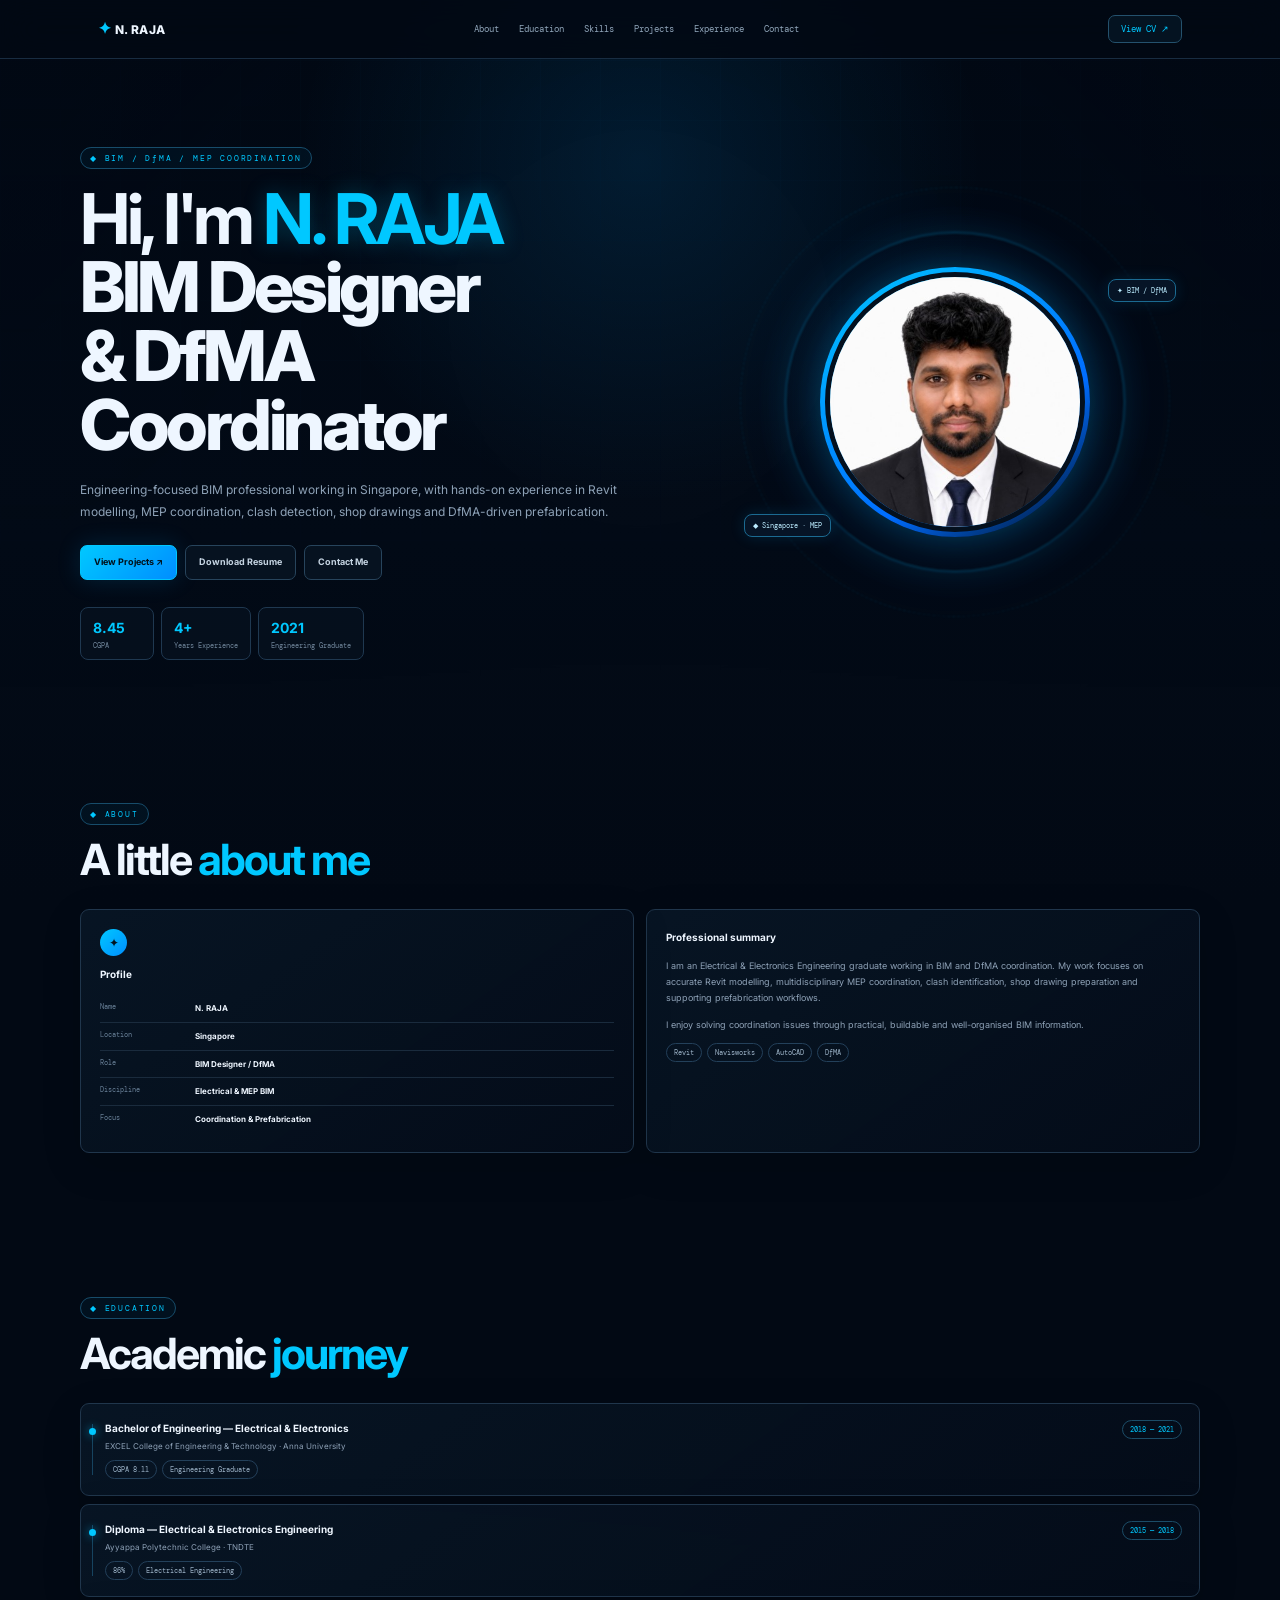
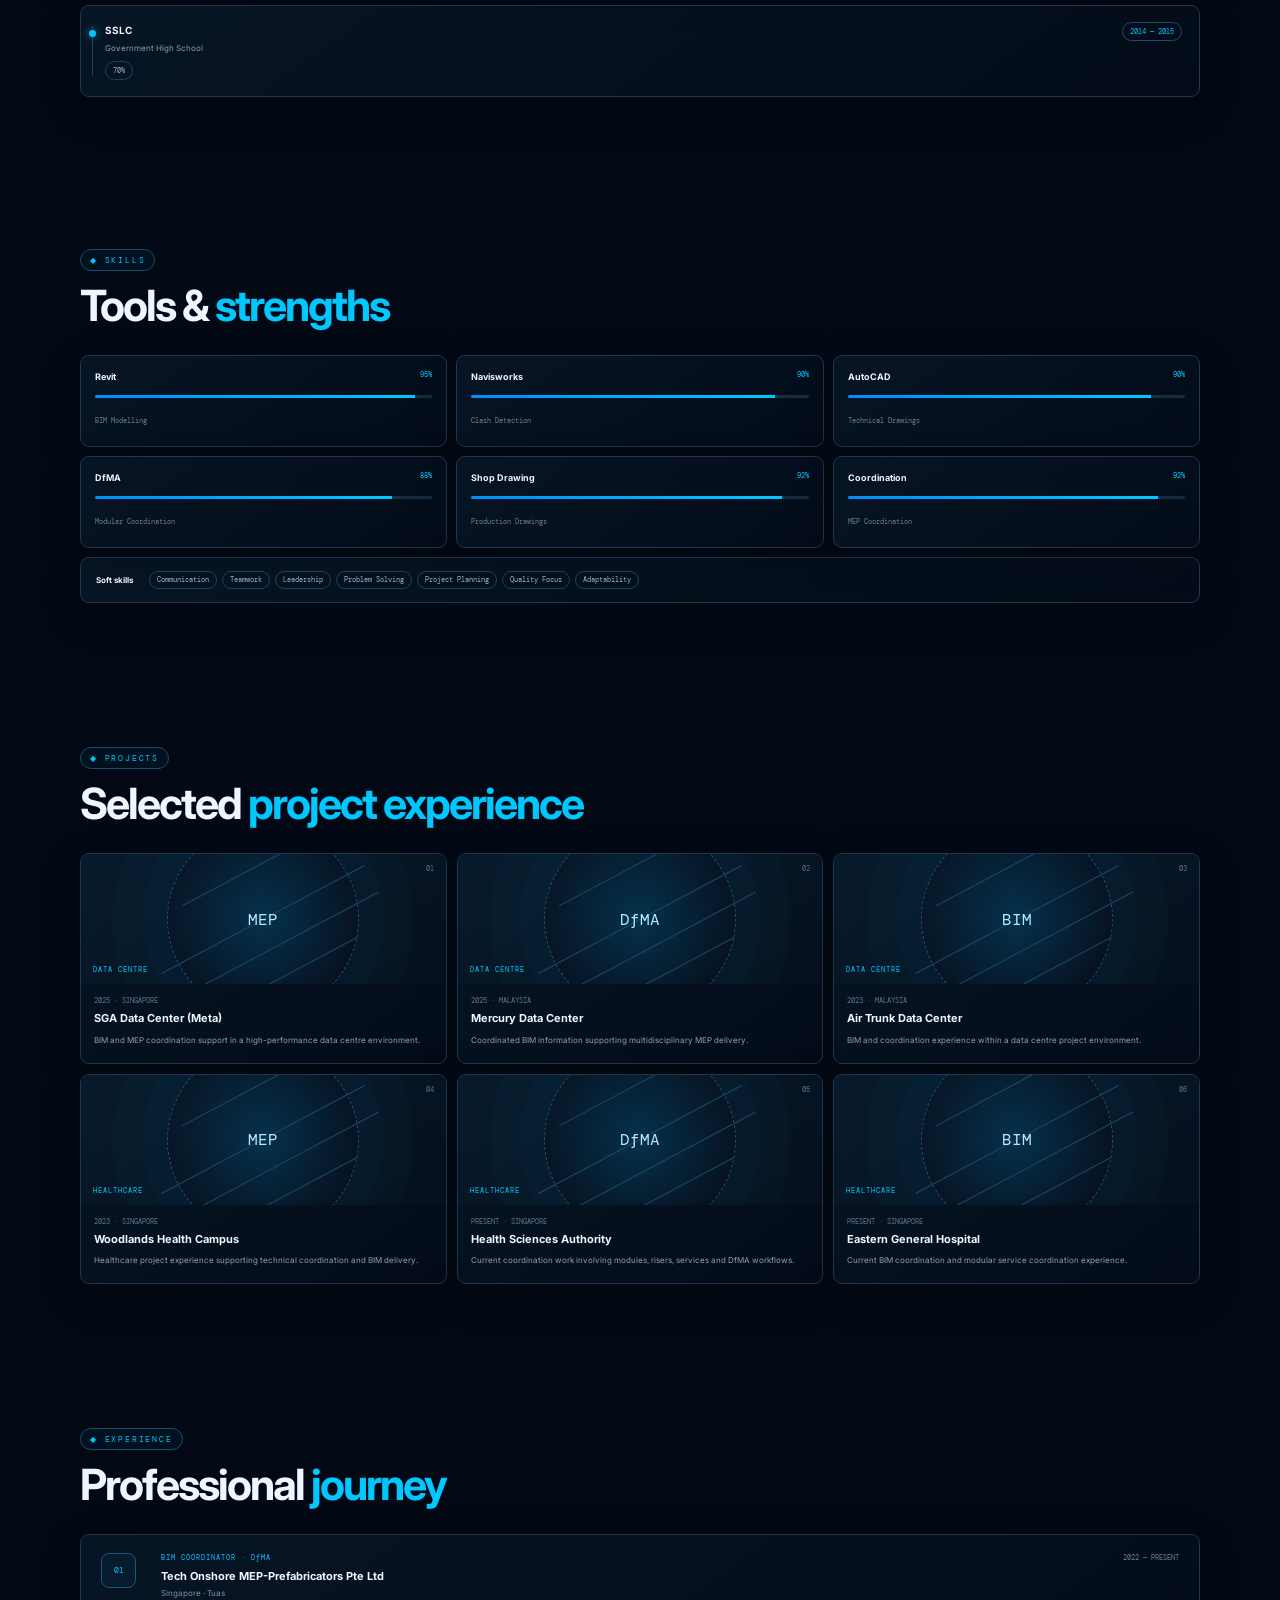
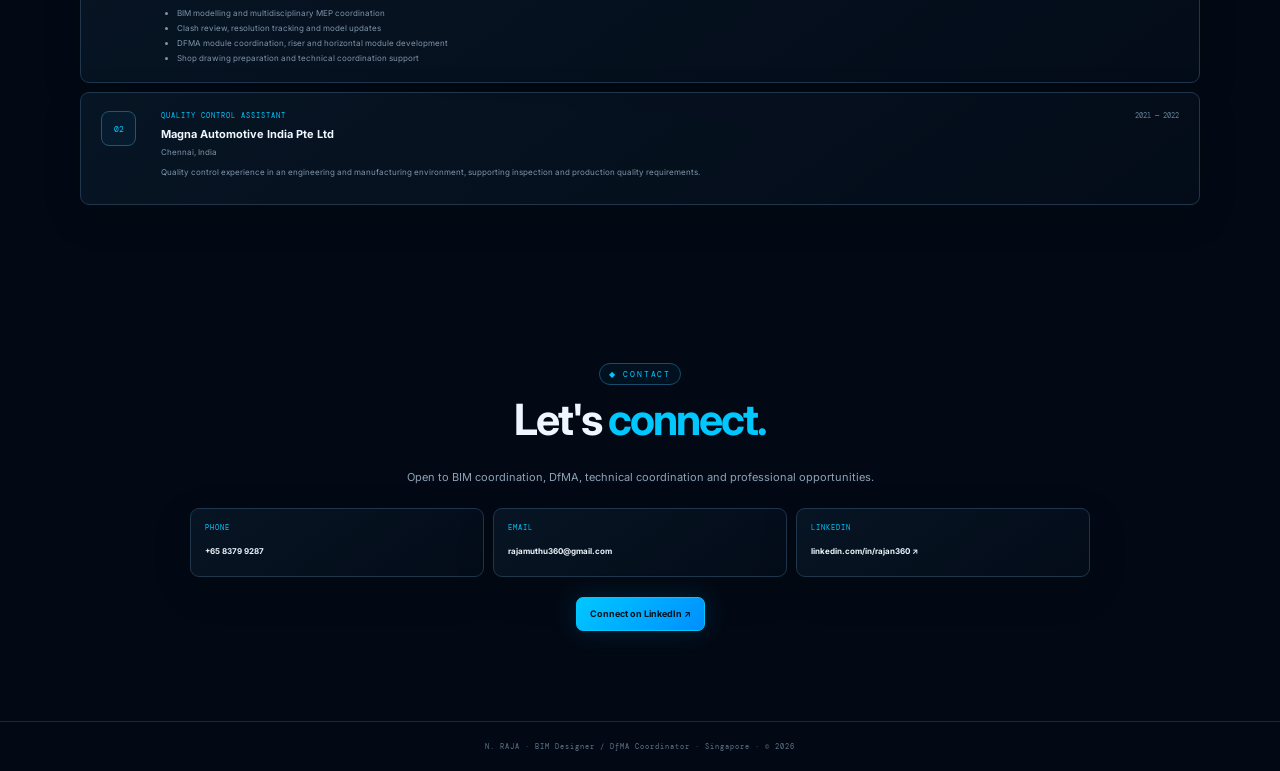
<file: index.html>
<!doctype html>
<html lang="en">
<head>
<meta charset="utf-8">
<meta name="viewport" content="width=device-width, initial-scale=1">
<title>N. RAJA | BIM Designer & DfMA Coordinator | Singapore</title>
<meta name="description" content="N. RAJA is a BIM Designer and DfMA Coordinator in Singapore specialising in Revit, MEP BIM coordination, DfMA, clash coordination, shop drawings and prefabrication.">
<meta name="keywords" content="N. RAJA, Raja BIM Designer, BIM Coordinator Singapore, BIM Designer Singapore, DfMA Singapore, MEP BIM, Revit, Navisworks, AutoCAD, BIM Portfolio Singapore, MEP Coordination">
<meta name="author" content="N. RAJA">
<meta name="robots" content="index, follow, max-image-preview:large">
<link rel="canonical" href="https://rajamuthu360.github.io/">
<meta property="og:type" content="website">
<meta property="og:title" content="N. RAJA | BIM Designer & DfMA Coordinator">
<meta property="og:description" content="BIM, DfMA and MEP coordination portfolio of N. RAJA in Singapore.">
<meta property="og:url" content="https://rajamuthu360.github.io/">
<meta property="og:image" content="https://rajamuthu360.github.io/raja-profile.jpg">
<meta property="og:site_name" content="N. RAJA BIM Portfolio">
<meta name="twitter:card" content="summary_large_image">
<meta name="twitter:title" content="N. RAJA | BIM Designer & DfMA Coordinator">
<meta name="twitter:description" content="BIM, DfMA and MEP coordination portfolio of N. RAJA.">
<meta name="twitter:image" content="https://rajamuthu360.github.io/raja-profile.jpg">
<link rel="stylesheet" href="style.css">
<script type="application/ld+json">
{
  "@context":"https://schema.org",
  "@type":"Person",
  "name":"N. RAJA",
  "url":"https://rajamuthu360.github.io/",
  "image":"https://rajamuthu360.github.io/raja-profile.jpg",
  "jobTitle":"BIM Designer / DfMA Coordinator",
  "description":"BIM Designer and DfMA Coordinator specialising in Revit, MEP coordination, clash detection, shop drawings and prefabrication.",
  "address":{"@type":"PostalAddress","addressLocality":"Singapore","addressCountry":"SG"},
  "telephone":"+65 8379 9287",
  "sameAs":["https://www.linkedin.com/in/rajan360"],
  "knowsAbout":["BIM","DfMA","MEP Coordination","Revit","Navisworks","AutoCAD","Shop Drawings","MEP Prefabrication"]
}
</script>
</head>
<body>
<div class="grid-bg"></div>
<div class="progress"></div>
<header class="site-header">
  <nav>
    <a class="brand" href="#home"><span>✦</span> N. RAJA</a>
    <div class="navlinks">
      <a href="#about">About</a><a href="#education">Education</a><a href="#skills">Skills</a><a href="#projects">Projects</a><a href="#experience">Experience</a><a href="#contact">Contact</a>
    </div>
    <a class="top-btn" href="RAJA_CV.pdf" target="_blank" rel="noopener">View CV ↗</a>
  </nav>
</header>

<main>
<section id="home" class="hero wrap">
  <div class="hero-copy reveal">
    <div class="eyebrow">◆ BIM / DfMA / MEP COORDINATION</div>
    <h1>Hi, I'm <span>N. RAJA</span><br><strong>BIM Designer<br> &amp; DfMA Coordinator</strong></h1>
    <p class="hero-text">Engineering-focused BIM professional working in Singapore, with hands-on experience in Revit modelling, MEP coordination, clash detection, shop drawings and DfMA-driven prefabrication.</p>
    <div class="actions"><a class="primary" href="#projects">View Projects ↗</a><a class="secondary" href="RAJA_CV.pdf" target="_blank" rel="noopener">Download Resume</a><a class="secondary" href="#contact">Contact Me</a></div>
    <div class="hero-stats">
      <div><b>8.45</b><small>CGPA</small></div><div><b>4+</b><small>Years Experience</small></div><div><b>2021</b><small>Engineering Graduate</small></div>
    </div>
  </div>
  <div class="hero-visual reveal">
    <div class="orb one"></div><div class="orb two"></div>
    <div class="portrait-ring"><img src="raja-profile.jpg" alt="N. Raja - BIM Designer and DfMA Coordinator"></div>
    <div class="tag tag-top">✦ BIM / DfMA</div>
    <div class="tag tag-bottom">◆ Singapore · MEP</div>
  </div>
</section>

<section id="about" class="section wrap reveal">
  <div class="section-label">◆ ABOUT</div><h2>A little <span>about me</span></h2>
  <div class="about-grid">
    <div class="info-card profile-card"><div class="card-icon">✦</div><div class="card-title">Profile</div>
      <div class="profile-lines"><div><small>Name</small><b>N. RAJA</b></div><div><small>Location</small><b>Singapore</b></div><div><small>Role</small><b>BIM Designer / DfMA</b></div><div><small>Discipline</small><b>Electrical &amp; MEP BIM</b></div><div><small>Focus</small><b>Coordination &amp; Prefabrication</b></div></div>
    </div>
    <div class="info-card summary-card"><div class="card-title">Professional summary</div><p>I am an Electrical &amp; Electronics Engineering graduate working in BIM and DfMA coordination. My work focuses on accurate Revit modelling, multidisciplinary MEP coordination, clash identification, shop drawing preparation and supporting prefabrication workflows.</p><p>I enjoy solving coordination issues through practical, buildable and well-organised BIM information.</p><div class="mini-pills"><span>Revit</span><span>Navisworks</span><span>AutoCAD</span><span>DfMA</span></div></div>
  </div>
</section>

<section id="education" class="section wrap reveal">
  <div class="section-label">◆ EDUCATION</div><h2>Academic <span>journey</span></h2>
  <div class="timeline-card"><div class="timeline-dot"></div><div class="edu-content"><h3>Bachelor of Engineering — Electrical &amp; Electronics</h3><p>EXCEL College of Engineering &amp; Technology · Anna University</p><div class="chips"><span>CGPA 8.11</span><span>Engineering Graduate</span></div></div><div class="year">2018 — 2021</div></div>
  <div class="timeline-card"><div class="timeline-dot"></div><div class="edu-content"><h3>Diploma — Electrical &amp; Electronics Engineering</h3><p>Ayyappa Polytechnic College · TNDTE</p><div class="chips"><span>86%</span><span>Electrical Engineering</span></div></div><div class="year">2015 — 2018</div></div>
  <div class="timeline-card"><div class="timeline-dot"></div><div class="edu-content"><h3>SSLC</h3><p>Government High School</p><div class="chips"><span>70%</span></div></div><div class="year">2014 — 2015</div></div>
</section>

<section id="skills" class="section wrap reveal">
  <div class="section-label">◆ SKILLS</div><h2>Tools &amp; <span>strengths</span></h2>
  <div class="skill-grid">
    <div class="skill-card"><div class="skill-head"><b>Revit</b><span>95%</span></div><div class="bar"><i style="width:95%"></i></div><small>BIM Modelling</small></div>
    <div class="skill-card"><div class="skill-head"><b>Navisworks</b><span>90%</span></div><div class="bar"><i style="width:90%"></i></div><small>Clash Detection</small></div>
    <div class="skill-card"><div class="skill-head"><b>AutoCAD</b><span>90%</span></div><div class="bar"><i style="width:90%"></i></div><small>Technical Drawings</small></div>
    <div class="skill-card"><div class="skill-head"><b>DfMA</b><span>88%</span></div><div class="bar"><i style="width:88%"></i></div><small>Modular Coordination</small></div>
    <div class="skill-card"><div class="skill-head"><b>Shop Drawing</b><span>92%</span></div><div class="bar"><i style="width:92%"></i></div><small>Production Drawings</small></div>
    <div class="skill-card"><div class="skill-head"><b>Coordination</b><span>92%</span></div><div class="bar"><i style="width:92%"></i></div><small>MEP Coordination</small></div>
  </div>
  <div class="strength-card"><b>Soft skills</b><div><span>Communication</span><span>Teamwork</span><span>Leadership</span><span>Problem Solving</span><span>Project Planning</span><span>Quality Focus</span><span>Adaptability</span></div></div>
</section>

<section id="projects" class="section wrap reveal">
  <div class="section-label">◆ PROJECTS</div><h2>Selected <span>project experience</span></h2>
  <div class="project-grid">
    <article class="project-card"><div class="project-art"><span>DATA CENTRE</span><b>MEP</b><i>01</i></div><small>2025 · SINGAPORE</small><h3>SGA Data Center (Meta)</h3><p>BIM and MEP coordination support in a high-performance data centre environment.</p></article>
    <article class="project-card"><div class="project-art"><span>DATA CENTRE</span><b>DfMA</b><i>02</i></div><small>2025 · MALAYSIA</small><h3>Mercury Data Center</h3><p>Coordinated BIM information supporting multidisciplinary MEP delivery.</p></article>
    <article class="project-card"><div class="project-art"><span>DATA CENTRE</span><b>BIM</b><i>03</i></div><small>2023 · MALAYSIA</small><h3>Air Trunk Data Center</h3><p>BIM and coordination experience within a data centre project environment.</p></article>
    <article class="project-card"><div class="project-art"><span>HEALTHCARE</span><b>MEP</b><i>04</i></div><small>2023 · SINGAPORE</small><h3>Woodlands Health Campus</h3><p>Healthcare project experience supporting technical coordination and BIM delivery.</p></article>
    <article class="project-card"><div class="project-art"><span>HEALTHCARE</span><b>DfMA</b><i>05</i></div><small>PRESENT · SINGAPORE</small><h3>Health Sciences Authority</h3><p>Current coordination work involving modules, risers, services and DfMA workflows.</p></article>
    <article class="project-card"><div class="project-art"><span>HEALTHCARE</span><b>BIM</b><i>06</i></div><small>PRESENT · SINGAPORE</small><h3>Eastern General Hospital</h3><p>Current BIM coordination and modular service coordination experience.</p></article>
  </div>
</section>

<section id="experience" class="section wrap reveal">
  <div class="section-label">◆ EXPERIENCE</div><h2>Professional <span>journey</span></h2>
  <div class="experience-card"><div class="exp-marker">01</div><div><div class="exp-top"><span>BIM COORDINATOR · DfMA</span><small>2022 — PRESENT</small></div><h3>Tech Onshore MEP-Prefabricators Pte Ltd</h3><p>Singapore · Tuas</p><ul><li>BIM modelling and multidisciplinary MEP coordination</li><li>Clash review, resolution tracking and model updates</li><li>DFMA module coordination, riser and horizontal module development</li><li>Shop drawing preparation and technical coordination support</li></ul></div></div>
  <div class="experience-card"><div class="exp-marker">02</div><div><div class="exp-top"><span>QUALITY CONTROL ASSISTANT</span><small>2021 — 2022</small></div><h3>Magna Automotive India Pte Ltd</h3><p>Chennai, India</p><p>Quality control experience in an engineering and manufacturing environment, supporting inspection and production quality requirements.</p></div></div>
</section>

<section id="contact" class="contact-section wrap reveal">
  <div class="section-label">◆ CONTACT</div><h2>Let's <span>connect.</span></h2><p>Open to BIM coordination, DfMA, technical coordination and professional opportunities.</p>
  <div class="contact-grid"><a href="tel:+6583799287"><small>PHONE</small><b>+65 8379 9287</b></a><a href="mailto:rajamuthu360@gmail.com"><small>EMAIL</small><b>rajamuthu360@gmail.com</b></a><a href="https://www.linkedin.com/in/rajan360" target="_blank" rel="noopener"><small>LINKEDIN</small><b>linkedin.com/in/rajan360 ↗</b></a></div>
  <a class="primary" href="https://www.linkedin.com/in/rajan360" target="_blank" rel="noopener">Connect on LinkedIn ↗</a>
</section>
</main>
<footer>N. RAJA · BIM Designer / DfMA Coordinator · Singapore · © 2026</footer>
<script src="script.js"></script>
</body>
</html>
</file>
<file: style.css>
@import url('https://fonts.googleapis.com/css2?family=DM+Mono:wght@400;500&family=Inter:wght@400;500;600;700;800&display=swap');
:root{--bg:#020914;--panel:#071321;--panel2:#0a1727;--line:#203247;--line2:#29425b;--text:#eef6ff;--muted:#8ea2b7;--cyan:#00c8ff;--cyan2:#008cff;--max:1120px}
*{box-sizing:border-box}html{scroll-behavior:smooth}body{margin:0;background:var(--bg);color:var(--text);font-family:Inter,Arial,sans-serif;line-height:1.6;overflow-x:hidden}
a{color:inherit}body:before{content:"";position:fixed;inset:0;z-index:-3;background:radial-gradient(circle at 50% 18%,rgba(0,161,255,.12),transparent 35%),linear-gradient(180deg,#020914 0%,#030b17 60%,#020914 100%)}
.grid-bg{position:fixed;inset:0;z-index:-2;opacity:.22;background-image:linear-gradient(rgba(0,159,255,.08) 1px,transparent 1px),linear-gradient(90deg,rgba(0,159,255,.08) 1px,transparent 1px);background-size:60px 60px;mask-image:linear-gradient(to bottom,black,transparent 78%)}
.grid-bg:after{content:"";position:absolute;inset:0;background:radial-gradient(circle at 50% 35%,transparent 0 20%,rgba(0,8,20,.8) 70%)}
.progress{position:fixed;top:0;left:0;height:3px;width:0;background:linear-gradient(90deg,var(--cyan),var(--cyan2));z-index:100;box-shadow:0 0 12px var(--cyan)}
.site-header{position:sticky;top:0;z-index:50;background:rgba(2,9,20,.84);backdrop-filter:blur(18px);border-bottom:1px solid rgba(44,76,105,.55)}nav{height:58px;max-width:var(--max);margin:auto;padding:0 18px;display:flex;align-items:center;justify-content:space-between}.brand{font-size:12px;font-weight:800;letter-spacing:.4px;text-decoration:none}.brand span{color:var(--cyan);font-size:16px}.navlinks{display:flex;gap:20px}.navlinks a,.top-btn{font:9px 'DM Mono',monospace;color:#91a7bb;text-decoration:none}.navlinks a:hover{color:#fff}.top-btn{padding:7px 12px;border:1px solid #24516d;border-radius:7px;color:var(--cyan);background:#041321}.wrap{width:min(var(--max),calc(100% - 36px));margin:auto}.hero{min-height:670px;padding:80px 0 65px;display:grid;grid-template-columns:1.08fr .92fr;align-items:center;gap:55px}.eyebrow,.section-label{font:8px 'DM Mono',monospace;letter-spacing:1.8px;color:var(--cyan);display:inline-block;padding:5px 9px;border:1px solid #174c6a;border-radius:20px;background:rgba(0,170,255,.05)}h1{font-size:clamp(42px,5.5vw,70px);line-height:.98;letter-spacing:-3.5px;margin:16px 0 20px}h1 span{color:var(--cyan);text-shadow:0 0 22px rgba(0,200,255,.25)}h1 strong{font-weight:800}p{color:var(--muted);font-size:11px}.hero-text{max-width:610px;font-size:12px;line-height:1.85}.actions{display:flex;gap:8px;flex-wrap:wrap;margin:22px 0 27px}.primary,.secondary{display:inline-block;text-decoration:none;font-size:9px;font-weight:700;border-radius:7px;padding:9px 13px}.primary{background:linear-gradient(135deg,#00c8ff,#008eff);color:#00111c;border:1px solid #00c8ff;box-shadow:0 0 24px rgba(0,170,255,.16)}.secondary{border:1px solid #27445c;color:#c6d5e3;background:#061220}.primary:hover,.secondary:hover{transform:translateY(-1px)}.hero-stats{display:flex;gap:7px}.hero-stats div{min-width:74px;border:1px solid #1f3850;border-radius:8px;padding:9px 12px;background:rgba(7,19,33,.72)}.hero-stats b{display:block;color:var(--cyan);font-size:14px}.hero-stats small{display:block;color:#70869b;font:7px 'DM Mono';margin-top:2px}.hero-visual{height:455px;position:relative;display:grid;place-items:center}.portrait-ring{width:270px;height:270px;border-radius:50%;padding:5px;background:linear-gradient(145deg,#00c8ff,#006cff 65%,transparent);box-shadow:0 0 35px rgba(0,183,255,.28),0 0 90px rgba(0,122,255,.12);position:relative;z-index:3}.portrait-ring:before{content:"";position:absolute;inset:10px;border-radius:50%;border:1px solid rgba(0,216,255,.35);z-index:-1}.portrait-ring img{width:100%;height:100%;object-fit:cover;object-position:top center;border-radius:50%;border:5px solid #04101e}.orb{position:absolute;border-radius:50%;filter:blur(1px);border:1px solid rgba(0,198,255,.4)}.orb.one{width:340px;height:340px;box-shadow:0 0 35px rgba(0,182,255,.12);animation:pulse 4s ease-in-out infinite}.orb.two{width:430px;height:430px;border-style:dashed;opacity:.35;animation:spin 28s linear infinite}.tag{position:absolute;z-index:5;font:7px 'DM Mono';color:#bcecff;background:#061426;border:1px solid #1b6a91;border-radius:8px;padding:6px 8px;box-shadow:0 0 15px rgba(0,174,255,.14)}.tag-top{right:24px;top:105px}.tag-bottom{left:34px;bottom:92px}.section{padding:70px 0}.section h2,.contact-section h2{font-size:clamp(30px,4vw,43px);letter-spacing:-2px;line-height:1;margin:13px 0 28px}.section h2 span,.contact-section h2 span{color:var(--cyan)}.about-grid{display:grid;grid-template-columns:1fr 1fr;gap:12px}.info-card,.timeline-card,.skill-card,.strength-card,.project-card,.experience-card,.contact-grid a{border:1px solid #20364c;border-radius:9px;background:linear-gradient(145deg,rgba(8,22,38,.88),rgba(4,13,25,.9));box-shadow:0 12px 40px rgba(0,0,0,.14)}.info-card{min-height:235px;padding:19px}.profile-card{position:relative}.card-icon{width:27px;height:27px;display:grid;place-items:center;background:linear-gradient(135deg,#00c8ff,#008eff);border-radius:50%;color:#001421;font-size:12px;margin-bottom:10px}.card-title{font-size:10px;font-weight:700;margin-bottom:13px}.profile-lines{display:grid;gap:0}.profile-lines div{display:grid;grid-template-columns:95px 1fr;padding:7px 0;border-bottom:1px solid #1a2b3d}.profile-lines div:last-child{border-bottom:0}.profile-lines small{font:7px 'DM Mono';color:#688097}.profile-lines b{font-size:8px}.summary-card p{font-size:9px;line-height:1.8;margin:0 0 10px}.mini-pills,.chips,.strength-card>div{display:flex;flex-wrap:wrap;gap:5px}.mini-pills span,.chips span,.strength-card span{font:7px 'DM Mono';color:#9cb3c7;border:1px solid #23405a;padding:4px 7px;border-radius:20px}.timeline-card{min-height:85px;margin:8px 0;padding:16px 17px 16px 24px;display:grid;grid-template-columns:1fr auto;gap:15px;position:relative}.timeline-card:before{content:"";position:absolute;left:11px;top:20px;bottom:20px;width:1px;background:#16435f}.timeline-dot{position:absolute;left:8px;top:24px;width:7px;height:7px;border-radius:50%;background:var(--cyan);box-shadow:0 0 10px rgba(0,200,255,.65)}.edu-content h3{font-size:10px;margin:0 0 4px}.edu-content p{font-size:8px;margin:0 0 7px}.year{font:7px 'DM Mono';color:var(--cyan);border:1px solid #1b4c67;border-radius:12px;padding:4px 7px;height:max-content}.skill-grid{display:grid;grid-template-columns:repeat(3,1fr);gap:9px}.skill-card{padding:14px;min-height:92px}.skill-head{display:flex;justify-content:space-between;font-size:9px}.skill-head span{font:7px 'DM Mono';color:var(--cyan)}.bar{height:3px;background:#172b40;border-radius:5px;margin:10px 0 7px;overflow:hidden}.bar i{display:block;height:100%;background:linear-gradient(90deg,#008dff,var(--cyan));box-shadow:0 0 8px rgba(0,200,255,.5)}.skill-card small{font:7px 'DM Mono';color:#668096}.strength-card{margin-top:9px;padding:13px 15px;display:flex;align-items:center;gap:16px}.strength-card>b{font-size:8px;white-space:nowrap}.strength-card span{font-size:6.5px}.project-grid{display:grid;grid-template-columns:repeat(3,1fr);gap:10px}.project-card{overflow:hidden;transition:.25s}.project-card:hover,.skill-card:hover,.info-card:hover,.experience-card:hover{border-color:#28759b;transform:translateY(-2px)}.project-art{height:130px;position:relative;display:grid;place-items:center;background:radial-gradient(circle,rgba(0,176,255,.18),transparent 48%),linear-gradient(145deg,#071a2c,#06101e);overflow:hidden}.project-art:before{content:"";position:absolute;width:190px;height:190px;border:1px dashed #225273;border-radius:50%;box-shadow:0 0 0 25px rgba(0,180,255,.025),0 0 0 55px rgba(0,180,255,.02)}.project-art:after{content:"";position:absolute;width:230px;height:1px;background:#1b4968;transform:rotate(-28deg);box-shadow:0 30px #1b4968,-40px 60px #1b4968,50px -50px #1b4968}.project-art span,.project-art b,.project-art i{position:absolute;font:7px 'DM Mono';z-index:2}.project-art span{left:12px;bottom:10px;color:var(--cyan);letter-spacing:1px}.project-art b{font-size:16px;color:#b8eaff}.project-art i{right:12px;top:10px;color:#53758d;font-style:normal}.project-card>small{display:block;color:#59758e;font:7px 'DM Mono';margin:12px 13px 5px}.project-card h3{font-size:11px;margin:0 13px 6px}.project-card p{font-size:8px;line-height:1.7;margin:0 13px 15px}.experience-card{padding:18px 20px;margin:9px 0;display:grid;grid-template-columns:44px 1fr;gap:16px}.exp-marker{width:35px;height:35px;display:grid;place-items:center;border-radius:8px;border:1px solid #1a5878;background:#061b2d;color:var(--cyan);font:8px 'DM Mono'}.exp-top{display:flex;justify-content:space-between;gap:12px}.exp-top span{font:7px 'DM Mono';color:var(--cyan);letter-spacing:1px}.exp-top small{font:7px 'DM Mono';color:#668097}.experience-card h3{font-size:11px;margin:6px 0 0}.experience-card p,.experience-card li{font-size:8px;color:#7f96ab}.experience-card p{margin:2px 0 7px}.experience-card ul{margin:7px 0 0;padding-left:16px;display:grid;gap:2px}.contact-section{text-align:center;padding:75px 0 90px}.contact-section>p{max-width:540px;margin:0 auto 22px}.contact-grid{display:grid;grid-template-columns:repeat(3,1fr);gap:9px;max-width:900px;margin:0 auto 20px}.contact-grid a{padding:14px;text-align:left;text-decoration:none}.contact-grid small{display:block;color:var(--cyan);font:7px 'DM Mono';letter-spacing:1px;margin-bottom:4px}.contact-grid b{font-size:8px;word-break:break-word}footer{border-top:1px solid #172a3c;text-align:center;padding:20px;color:#5e758b;font:7px 'DM Mono';letter-spacing:1px}
@keyframes pulse{50%{transform:scale(1.035);opacity:.8}}@keyframes spin{to{transform:rotate(360deg)}}.reveal{opacity:0;transform:translateY(14px);transition:.65s ease}.reveal.show{opacity:1;transform:none}
@media(max-width:850px){.navlinks{display:none}.hero{grid-template-columns:1fr;padding-top:55px}.hero-visual{height:390px}.about-grid{grid-template-columns:1fr}.project-grid{grid-template-columns:1fr 1fr}.skill-grid{grid-template-columns:1fr 1fr}}
@media(max-width:560px){.wrap{width:min(var(--max),calc(100% - 24px))}.hero{gap:15px}.hero h1{font-size:42px;letter-spacing:-2.5px}.hero-visual{height:340px}.portrait-ring{width:215px;height:215px}.orb.one{width:275px;height:275px}.orb.two{width:330px;height:330px}.tag-top{right:0;top:65px}.tag-bottom{left:0;bottom:50px}.project-grid,.skill-grid,.contact-grid{grid-template-columns:1fr}.strength-card{align-items:flex-start;flex-direction:column;gap:9px}.timeline-card{grid-template-columns:1fr}.year{width:max-content}.contact-section h2{font-size:48px}}
</file>
